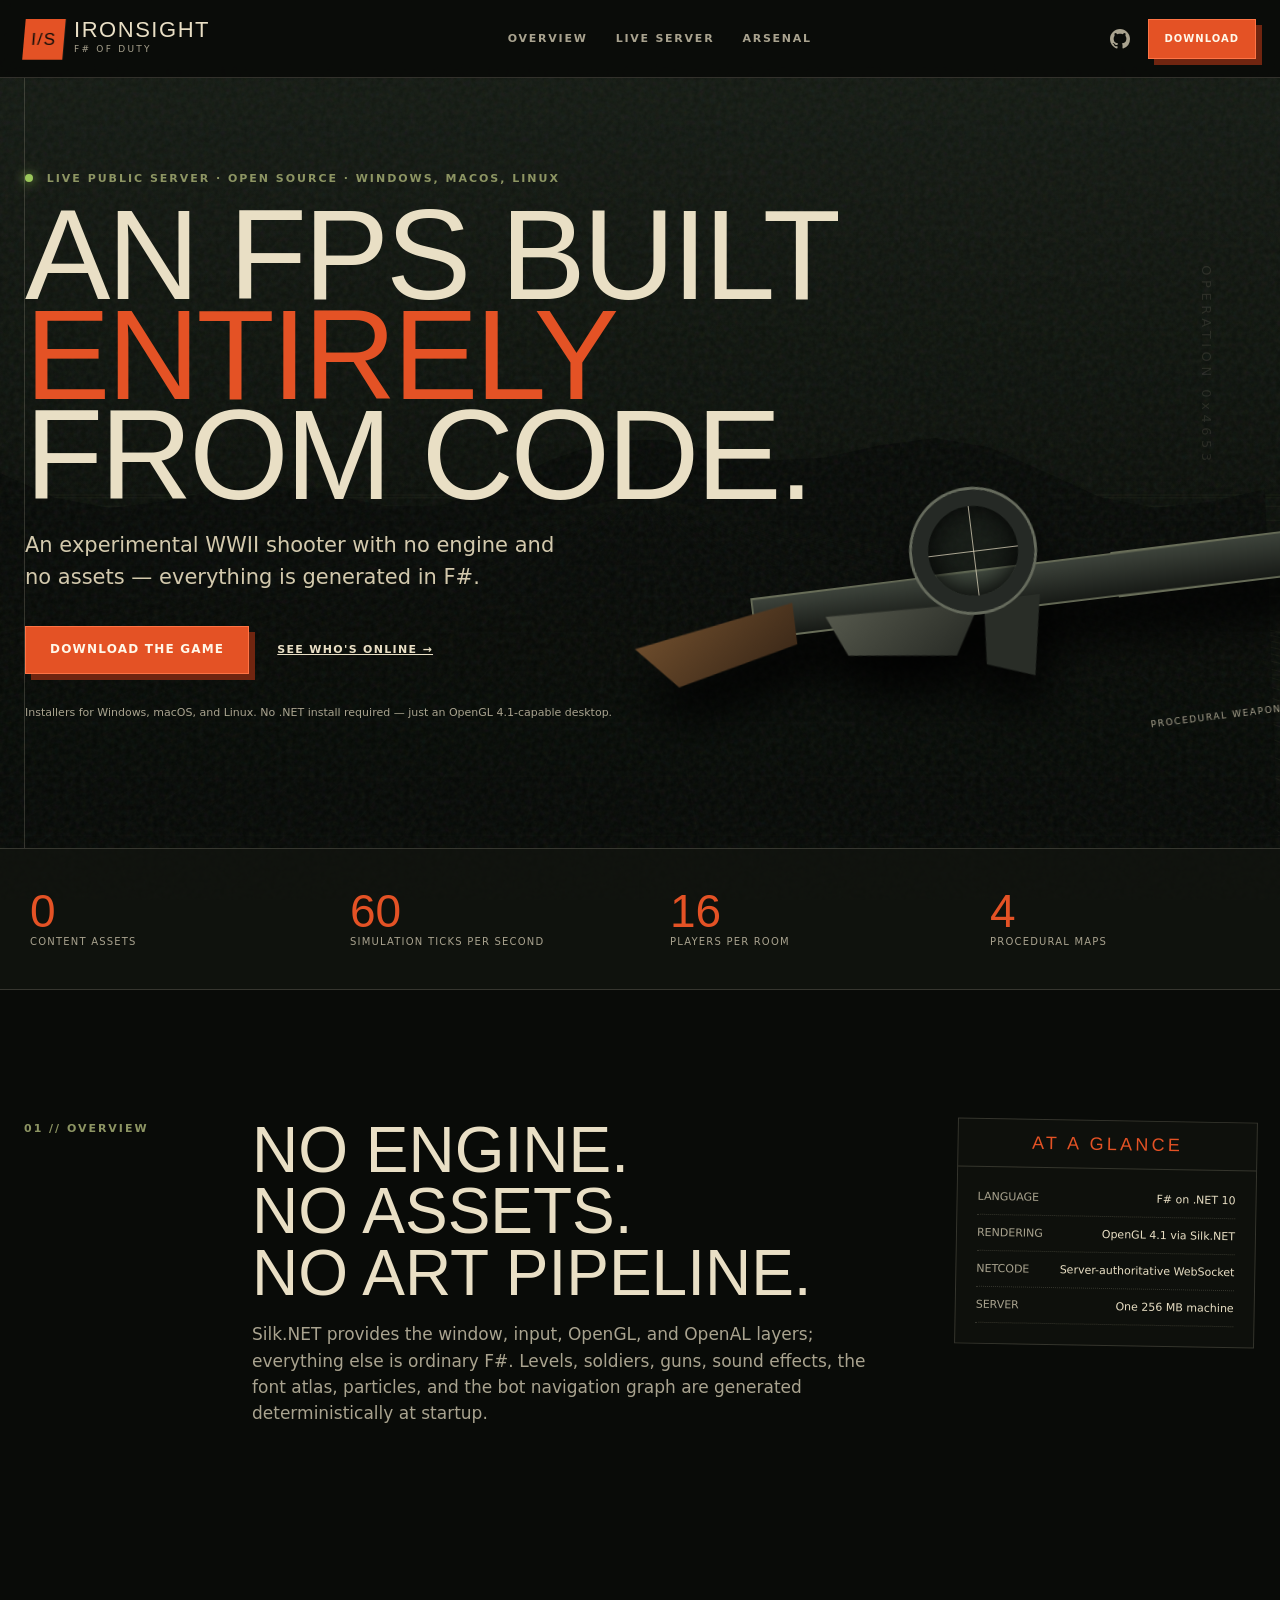
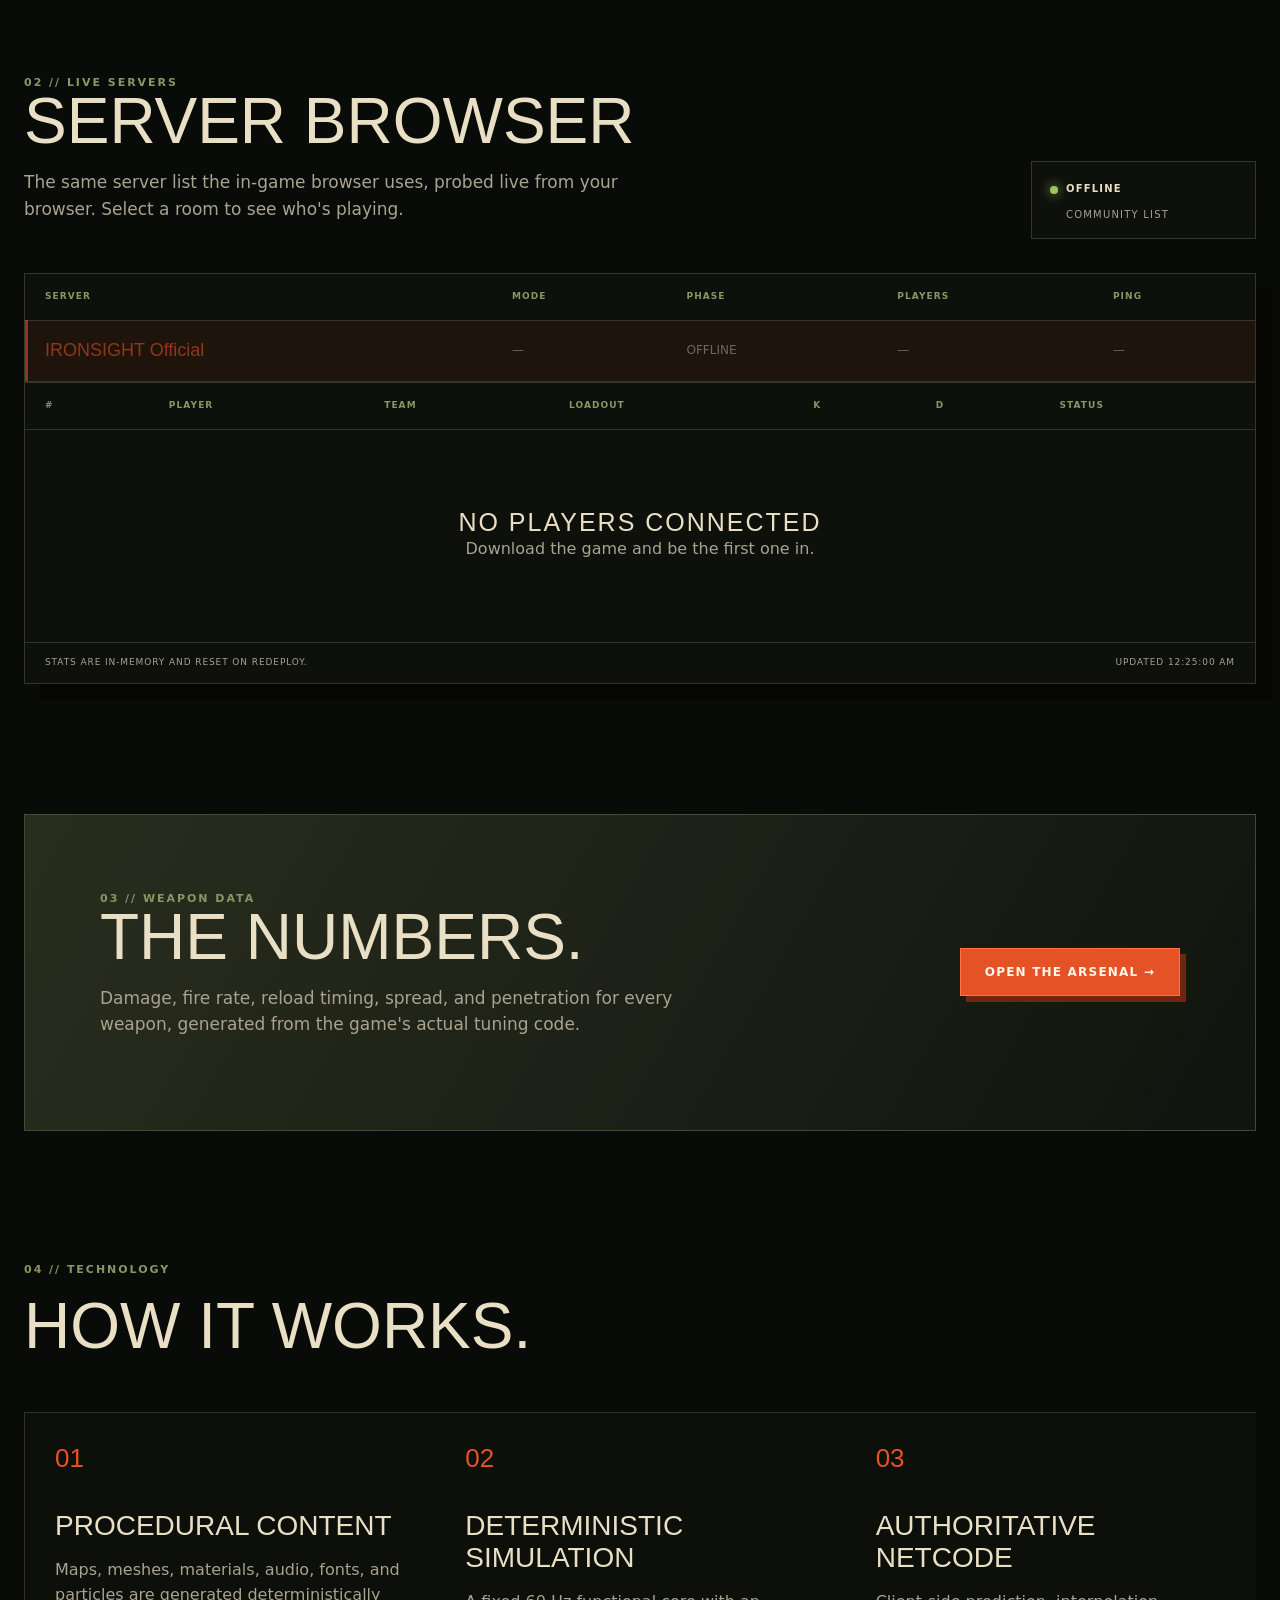
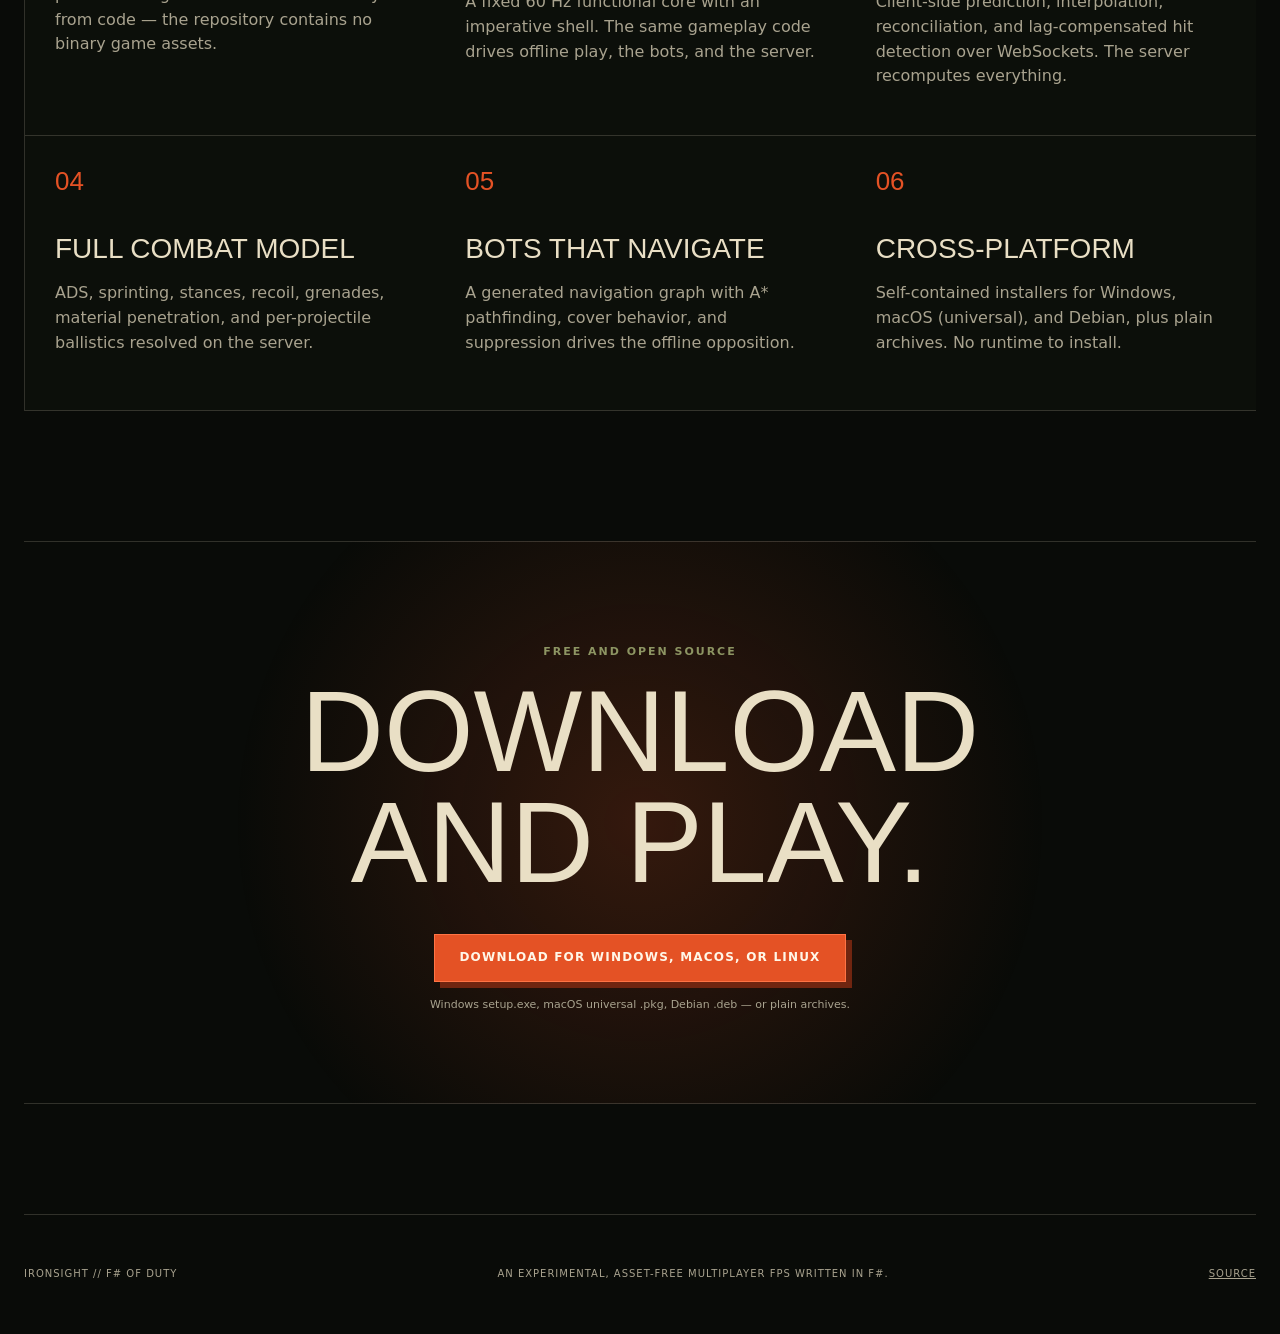
<file: website/index.html>
<!doctype html>
<html lang="en">
<head>
  <meta charset="utf-8">
  <meta name="viewport" content="width=device-width, initial-scale=1">
  <meta name="description" content="IRONSIGHT is an asset-free multiplayer WWII FPS written in F#. Every map, weapon, mesh, sound, and font is generated in code.">
  <meta name="theme-color" content="#090b08">
  <meta name="ironsight-api" content="https://fsharp-of-duty.fly.dev">
  <title>IRONSIGHT — an asset-free multiplayer FPS written in F#</title>
  <link rel="canonical" href="https://fsharp-of-duty.fly.dev/">
  <meta property="og:type" content="website">
  <meta property="og:site_name" content="IRONSIGHT">
  <meta property="og:url" content="https://fsharp-of-duty.fly.dev/">
  <meta property="og:title" content="IRONSIGHT — an asset-free multiplayer FPS written in F#">
  <meta property="og:description" content="An experimental WWII shooter with no engine and no assets — every map, weapon, mesh, sound, and font is generated in F#. Free and open source for Windows, macOS, and Linux.">
  <meta property="og:image" content="https://fsharp-of-duty.fly.dev/og.jpg">
  <meta property="og:image:width" content="1200">
  <meta property="og:image:height" content="630">
  <meta property="og:image:alt" content="IRONSIGHT — an FPS built entirely from code">
  <meta name="twitter:card" content="summary_large_image">
  <meta name="ICBM" content="59.422226, 17.916696">
  <link rel="icon" href="favicon.svg" type="image/svg+xml">
  <link rel="stylesheet" href="styles.css">
  <script src="app.js" defer></script>
</head>
<body>
  <canvas id="battlefield" aria-hidden="true"></canvas>
  <div class="noise" aria-hidden="true"></div>

  <header class="site-header">
    <a class="brand" href="#top" aria-label="IRONSIGHT home">
      <span class="brand-mark">I/S</span>
      <span>IRONSIGHT</span>
      <small>F# OF DUTY</small>
    </a>
    <nav aria-label="Main navigation">
      <a href="#intel">Overview</a>
      <a href="#leaderboard">Live server</a>
      <a href="arsenal.html">Arsenal</a>
    </nav>
    <div class="header-actions">
      <a class="github-link" href="https://github.com/HelgeSverre/fsharp-of-duty" aria-label="Source on GitHub"><svg viewBox="0 0 16 16" aria-hidden="true"><path d="M8 0C3.58 0 0 3.58 0 8c0 3.54 2.29 6.53 5.47 7.59.4.07.55-.17.55-.38 0-.19-.01-.82-.01-1.49-2.01.37-2.53-.49-2.69-.94-.09-.23-.48-.94-.82-1.13-.28-.15-.68-.52-.01-.53.63-.01 1.08.58 1.23.82.72 1.21 1.87.87 2.33.66.07-.52.28-.87.51-1.07-1.78-.2-3.64-.89-3.64-3.95 0-.87.31-1.59.82-2.15-.08-.2-.36-1.02.08-2.12 0 0 .67-.21 2.2.82.64-.18 1.32-.27 2-.27s1.36.09 2 .27c1.53-1.04 2.2-.82 2.2-.82.44 1.1.16 1.92.08 2.12.51.56.82 1.27.82 2.15 0 3.07-1.87 3.75-3.65 3.95.29.25.54.73.54 1.48 0 1.07-.01 1.93-.01 2.2 0 .21.15.46.55.38A8.01 8.01 0 0 0 16 8c0-4.42-3.58-8-8-8z"/></svg></a>
      <a class="button button-small" href="https://github.com/HelgeSverre/fsharp-of-duty/releases/latest">Download</a>
    </div>
  </header>

  <main id="top">
    <section class="hero shell">
      <div class="eyebrow"><span class="live-dot"></span> Live public server · open source · Windows, macOS, Linux</div>
      <h1>An FPS built<br><em>entirely</em><br>from code.</h1>
      <p class="hero-copy">An experimental WWII shooter with no engine and no assets —
        everything is generated in F#.</p>
      <div class="hero-actions">
        <a class="button" href="https://github.com/HelgeSverre/fsharp-of-duty/releases/latest">Download the game</a>
        <a class="text-link" href="#leaderboard">See who's online →</a>
      </div>
      <p class="fine-print">Installers for Windows, macOS, and Linux. No .NET install required — just an OpenGL 4.1-capable desktop.</p>

      <div class="hero-object" aria-hidden="true">
        <div class="scope-ring"><div class="crosshair"></div></div>
        <div class="rifle">
          <i class="barrel"></i><i class="receiver"></i><i class="stock"></i><i class="mag"></i>
        </div>
        <span class="object-label">PROCEDURAL WEAPON MODEL</span>
      </div>
    </section>

    <section class="ticker" aria-label="Project statistics">
      <div><strong>0</strong><span>content assets</span></div>
      <div><strong>60</strong><span>simulation ticks per second</span></div>
      <div><strong>16</strong><span>players per room</span></div>
      <div><strong>4</strong><span>procedural maps</span></div>
    </section>

    <section id="intel" class="manifesto shell">
      <div class="section-number">01 // OVERVIEW</div>
      <div>
        <h2>No engine.<br>No assets.<br>No art pipeline.</h2>
        <p>Silk.NET provides the window, input, OpenGL, and OpenAL layers; everything
          else is ordinary F#. Levels, soldiers, guns, sound effects, the font atlas,
          particles, and the bot navigation graph are generated deterministically at startup.</p>
      </div>
      <aside class="classified">
        <span>AT A GLANCE</span>
        <dl>
          <div><dt>Language</dt><dd>F# on .NET 10</dd></div>
          <div><dt>Rendering</dt><dd>OpenGL 4.1 via Silk.NET</dd></div>
          <div><dt>Netcode</dt><dd>Server-authoritative WebSocket</dd></div>
          <div><dt>Server</dt><dd>One 256 MB machine</dd></div>
        </dl>
      </aside>
    </section>

    <section id="leaderboard" class="war-room shell">
      <div class="section-heading">
        <div>
          <div class="section-number">02 // LIVE SERVERS</div>
          <h2>Server browser</h2>
          <p>The same server list the in-game browser uses, probed live from your browser.
            Select a room to see who's playing.</p>
        </div>
        <div class="server-badge"><span class="live-dot"></span><b id="server-status">CONNECTING</b><small>COMMUNITY LIST</small></div>
      </div>

      <div class="leaderboard-frame">
        <div class="table-wrap">
          <table>
            <thead><tr><th>Server</th><th>Mode</th><th>Phase</th><th>Players</th><th>Ping</th></tr></thead>
            <tbody id="server-body"></tbody>
          </table>
        </div>
        <div class="table-wrap">
          <table>
            <thead><tr><th>#</th><th>Player</th><th>Team</th><th>Loadout</th><th>K</th><th>D</th><th>Status</th></tr></thead>
            <tbody id="leaderboard-body"></tbody>
          </table>
          <div id="empty-state" class="empty-state">
            <strong>NO PLAYERS CONNECTED</strong>
            <span>Download the game and be the first one in.</span>
          </div>
        </div>
        <footer><span>Stats are in-memory and reset on redeploy.</span><span id="last-updated">Awaiting first update</span></footer>
      </div>
    </section>

    <section class="arsenal-callout shell">
      <div>
        <div class="section-number">03 // WEAPON DATA</div>
        <h2>The numbers.</h2>
        <p>Damage, fire rate, reload timing, spread, and penetration for every
          weapon, generated from the game's actual tuning code.</p>
      </div>
      <a class="button" href="arsenal.html">Open the arsenal →</a>
    </section>

    <section id="features" class="features shell">
      <div class="section-number">04 // TECHNOLOGY</div>
      <h2>How it works.</h2>
      <div class="feature-grid">
        <article><b>01</b><h3>Procedural content</h3><p>Maps, meshes, materials, audio, fonts, and particles are generated deterministically from code — the repository contains no binary game assets.</p></article>
        <article><b>02</b><h3>Deterministic simulation</h3><p>A fixed 60 Hz functional core with an imperative shell. The same gameplay code drives offline play, the bots, and the server.</p></article>
        <article><b>03</b><h3>Authoritative netcode</h3><p>Client-side prediction, interpolation, reconciliation, and lag-compensated hit detection over WebSockets. The server recomputes everything.</p></article>
        <article><b>04</b><h3>Full combat model</h3><p>ADS, sprinting, stances, recoil, grenades, material penetration, and per-projectile ballistics resolved on the server.</p></article>
        <article><b>05</b><h3>Bots that navigate</h3><p>A generated navigation graph with A* pathfinding, cover behavior, and suppression drives the offline opposition.</p></article>
        <article><b>06</b><h3>Cross-platform</h3><p>Self-contained installers for Windows, macOS (universal), and Debian, plus plain archives. No runtime to install.</p></article>
      </div>
    </section>

    <section class="cta shell">
      <p class="eyebrow">FREE AND OPEN SOURCE</p>
      <h2>Download<br>and play.</h2>
      <a class="button" href="https://github.com/HelgeSverre/fsharp-of-duty/releases/latest">Download for Windows, macOS, or Linux</a>
      <p class="fine-print">Windows setup.exe, macOS universal .pkg, Debian .deb — or plain archives.</p>
    </section>
  </main>

  <footer class="site-footer shell">
    <span>IRONSIGHT // F# OF DUTY</span>
    <span>An experimental, asset-free multiplayer FPS written in F#.</span>
    <a href="https://github.com/HelgeSverre/fsharp-of-duty">SOURCE</a>
  </footer>
</body>
</html>
</file>
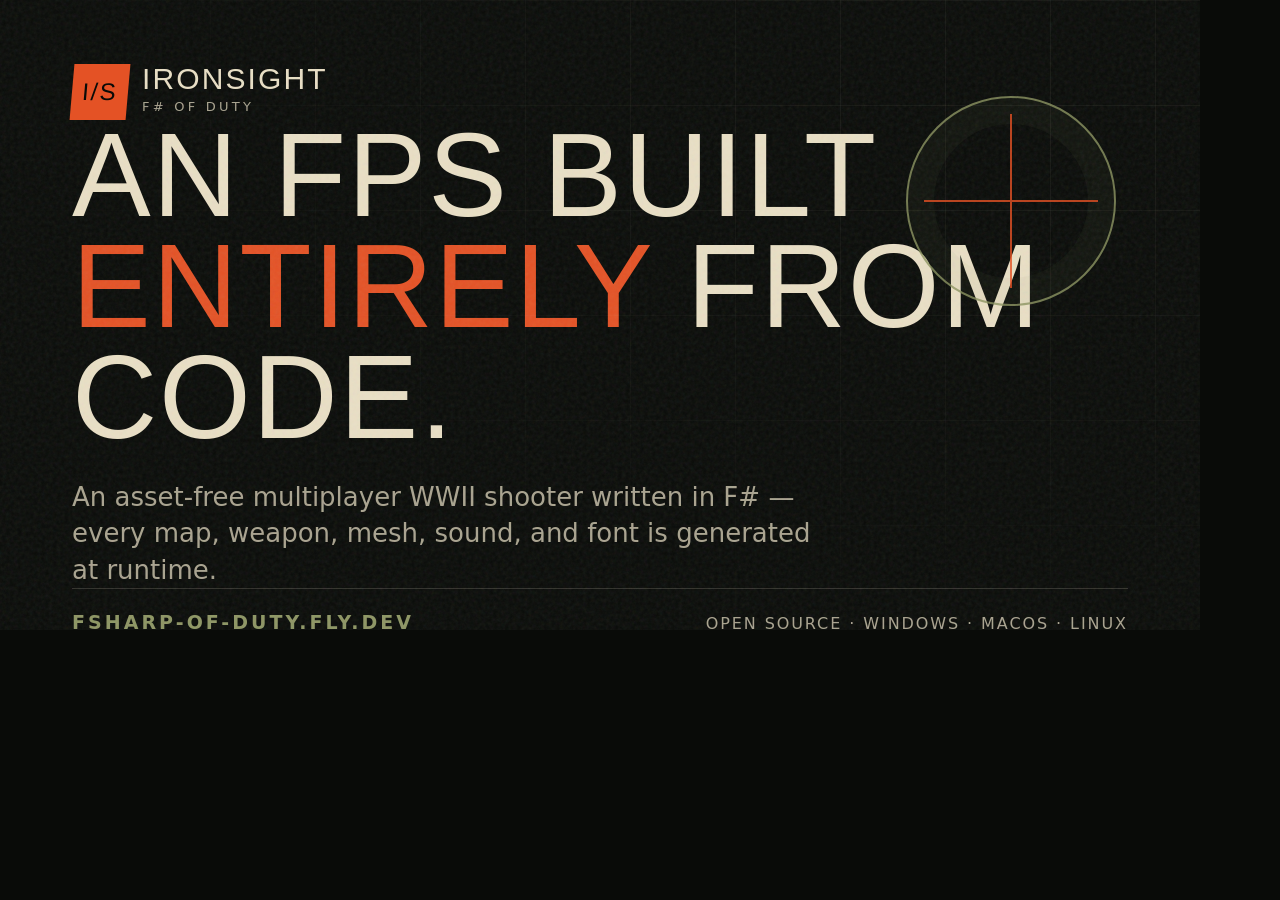
<file: tools/og-card.html>
<!doctype html>
<!-- Source for website/og.png. Regenerate: open in a 1200x630 browser window
     and screenshot (or ask Claude to redo it). Not served by the site. -->
<html lang="en">
<head>
<meta charset="utf-8">
<style>
  :root {
    --ink: #090b08;
    --paper: #e9dfc5;
    --muted: #a9a38f;
    --olive: #8d9563;
    --signal: #e45225;
    --line: rgba(233, 223, 197, .18);
    --display: Impact, Haettenschweiler, "Arial Narrow Bold", sans-serif;
    --body: Inter, ui-sans-serif, system-ui, sans-serif;
  }
  * { margin: 0; box-sizing: border-box; }
  body {
    width: 1200px; height: 630px; overflow: hidden; position: relative;
    background: var(--ink); color: var(--paper); font-family: var(--body);
    padding: 64px 72px; display: flex; flex-direction: column; justify-content: space-between;
  }
  .noise {
    position: absolute; inset: 0; pointer-events: none; opacity: .12;
    background-image: url("data:image/svg+xml,%3Csvg viewBox='0 0 180 180' xmlns='http://www.w3.org/2000/svg'%3E%3Cfilter id='n'%3E%3CfeTurbulence type='fractalNoise' baseFrequency='.9' numOctaves='4' stitchTiles='stitch'/%3E%3C/filter%3E%3Crect width='100%25' height='100%25' filter='url(%23n)' opacity='.7'/%3E%3C/svg%3E");
  }
  .grid {
    position: absolute; inset: 0; opacity: .35;
    background:
      linear-gradient(var(--line) 1px, transparent 1px) 0 0 / 100% 105px,
      linear-gradient(90deg, var(--line) 1px, transparent 1px) 0 0 / 105px 100%;
    mask-image: radial-gradient(ellipse at 85% 20%, black, transparent 75%);
  }
  .brand { display: grid; grid-template-columns: 56px auto; column-gap: 14px; font: 30px/1 var(--display); letter-spacing: .07em; }
  .brand-mark {
    grid-row: 1 / 3; width: 56px; height: 56px; display: grid; place-items: center;
    color: var(--ink); background: var(--signal); transform: skew(-5deg); font-size: 24px;
  }
  .brand small { color: var(--muted); font: 13px/1.4 var(--body); letter-spacing: .25em; }
  h1 { font: 118px/0.94 var(--display); letter-spacing: .015em; text-transform: uppercase; }
  h1 em { font-style: normal; color: var(--signal); }
  .sub { margin-top: 26px; font-size: 26px; color: var(--muted); max-width: 760px; line-height: 1.4; }
  .foot { display: flex; justify-content: space-between; align-items: flex-end; border-top: 1px solid var(--line); padding-top: 22px; }
  .foot .url { color: var(--olive); font-size: 19px; font-weight: 900; letter-spacing: .16em; text-transform: uppercase; }
  .foot .tags { color: var(--muted); font-size: 16px; letter-spacing: .12em; text-transform: uppercase; }
  .scope {
    position: absolute; right: 84px; top: 96px; width: 210px; height: 210px;
    border: 2px solid var(--olive); border-radius: 50%; opacity: .8;
    box-shadow: inset 0 0 0 26px rgba(141, 149, 99, .08);
  }
  .scope::before, .scope::after { content: ""; position: absolute; background: var(--signal); }
  .scope::before { left: 50%; top: 8%; bottom: 8%; width: 2px; transform: translateX(-50%); }
  .scope::after { top: 50%; left: 8%; right: 8%; height: 2px; transform: translateY(-50%); }
</style>
</head>
<body>
  <div class="grid"></div>
  <div class="noise"></div>
  <div class="scope"></div>
  <div class="brand">
    <span class="brand-mark">I/S</span>
    <span>IRONSIGHT</span>
    <small>F# OF DUTY</small>
  </div>
  <div>
    <h1>An FPS built<br><em>entirely</em> from code.</h1>
    <p class="sub">An asset-free multiplayer WWII shooter written in F# — every map, weapon, mesh, sound, and font is generated at runtime.</p>
  </div>
  <div class="foot">
    <span class="url">fsharp-of-duty.fly.dev</span>
    <span class="tags">Open source · Windows · macOS · Linux</span>
  </div>
</body>
</html>
</file>
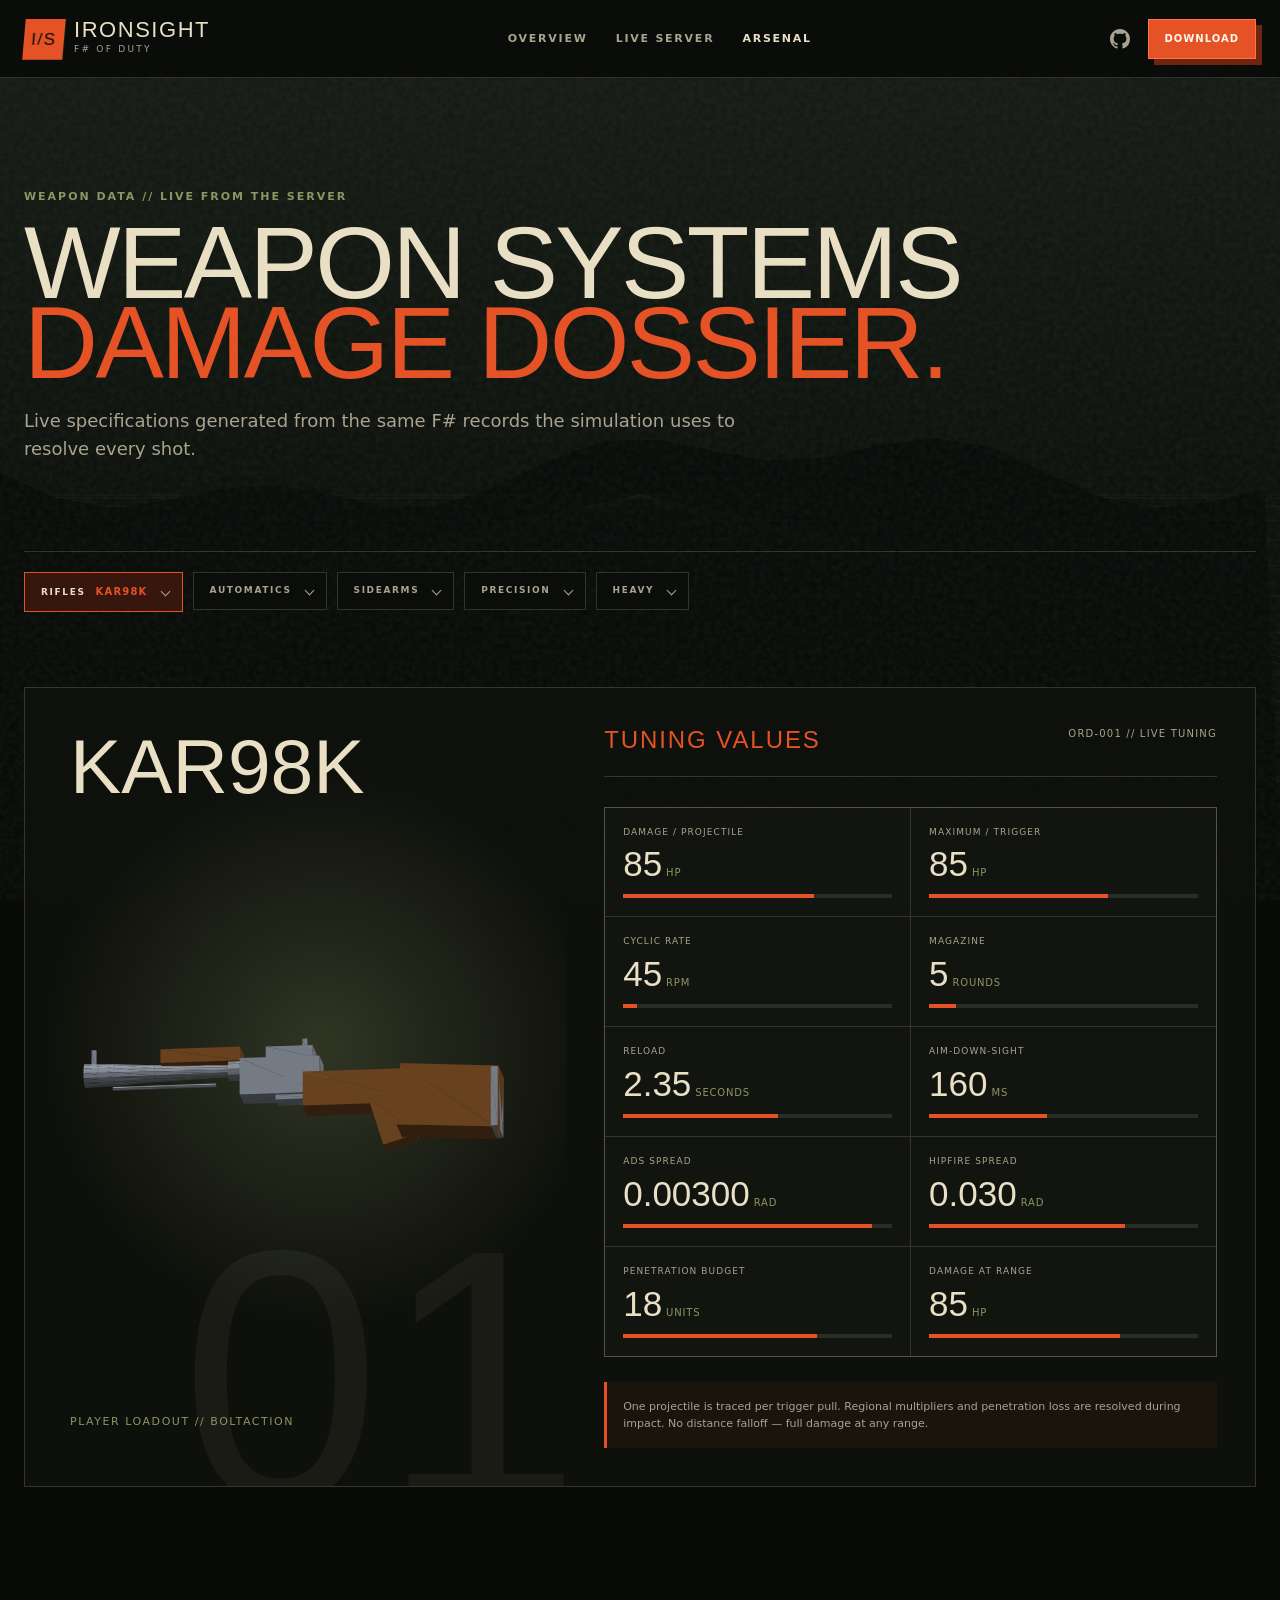
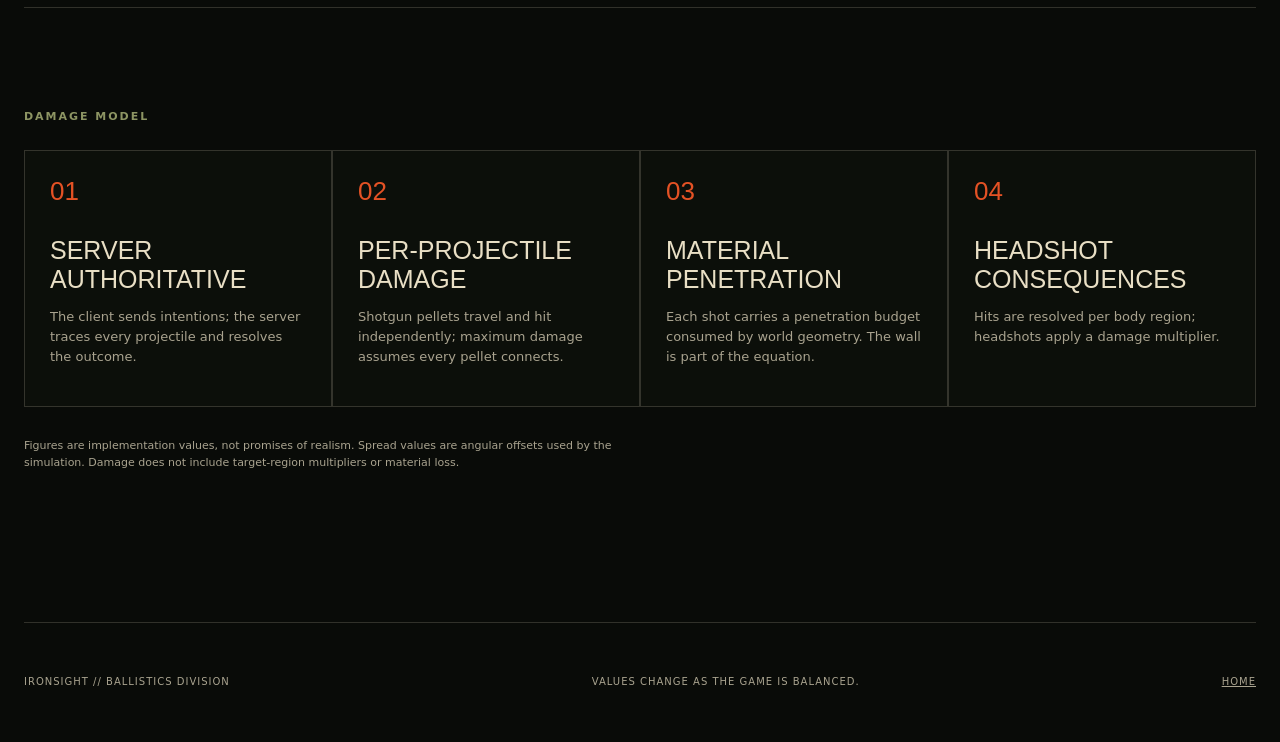
<file: website/arsenal.html>
<!doctype html>
<html lang="en">
<head>
  <meta charset="utf-8">
  <meta name="viewport" content="width=device-width, initial-scale=1">
  <meta name="description" content="The real damage model and weapon statistics powering IRONSIGHT.">
  <meta name="theme-color" content="#090b08">
  <meta name="ironsight-api" content="https://fsharp-of-duty.fly.dev">
  <title>IRONSIGHT Arsenal — live weapon statistics</title>
  <link rel="canonical" href="https://fsharp-of-duty.fly.dev/arsenal.html">
  <meta property="og:type" content="website">
  <meta property="og:site_name" content="IRONSIGHT">
  <meta property="og:url" content="https://fsharp-of-duty.fly.dev/arsenal.html">
  <meta property="og:title" content="IRONSIGHT Arsenal — live weapon statistics">
  <meta property="og:description" content="The real damage model and weapon statistics powering IRONSIGHT, generated from the game's actual tuning code.">
  <meta property="og:image" content="https://fsharp-of-duty.fly.dev/og.jpg">
  <meta property="og:image:width" content="1200">
  <meta property="og:image:height" content="630">
  <meta property="og:image:alt" content="IRONSIGHT — an FPS built entirely from code">
  <meta name="twitter:card" content="summary_large_image">
  <meta name="ICBM" content="59.422226, 17.916696">
  <link rel="icon" href="favicon.svg" type="image/svg+xml">
  <link rel="stylesheet" href="styles.css">
  <script src="app.js" defer></script>
  <script id="arsenal-fallback" type="application/json">
    {"generatedFrom":"Bundled snapshot of Ironsight.Core.Tuning (offline mode)","weapons":[
      {"name":"Kar98k","kind":"Rifle","fireMode":"BoltAction","damagePerProjectile":85,"projectilesPerShot":1,"maximumDamagePerShot":85,"roundsPerMinute":45,"magazineSize":5,"reloadSeconds":2.35,"aimDownSightSeconds":0.16,"hipSpread":0.03,"aimDownSightSpread":0.003,"penetration":18,"falloffStartMetres":0,"falloffEndMetres":0,"minimumDamagePerProjectile":85,"availability":"Player loadout","category":"RIFLES"},
      {"name":"Thompson","kind":"Smg","fireMode":"FullAuto","damagePerProjectile":28,"projectilesPerShot":1,"maximumDamagePerShot":28,"roundsPerMinute":700,"magazineSize":30,"reloadSeconds":2.15,"aimDownSightSeconds":0.12,"hipSpread":0.055,"aimDownSightSpread":0.012,"penetration":8,"falloffStartMetres":15,"falloffEndMetres":40,"minimumDamagePerProjectile":18.199999,"availability":"Player loadout","category":"AUTOMATICS"},
      {"name":"M1911","kind":"Pistol","fireMode":"SemiAuto","damagePerProjectile":42,"projectilesPerShot":1,"maximumDamagePerShot":42,"roundsPerMinute":360,"magazineSize":7,"reloadSeconds":1.6,"aimDownSightSeconds":0.1,"hipSpread":0.048,"aimDownSightSpread":0.01,"penetration":5,"falloffStartMetres":12,"falloffEndMetres":35,"minimumDamagePerProjectile":21,"availability":"Player loadout","category":"SIDEARMS"},
      {"name":"Kar98k Sniper","kind":"SniperRifle","fireMode":"BoltAction","damagePerProjectile":120,"projectilesPerShot":1,"maximumDamagePerShot":120,"roundsPerMinute":38,"magazineSize":5,"reloadSeconds":2.7,"aimDownSightSeconds":0.18,"hipSpread":0.05,"aimDownSightSpread":0.00045,"penetration":24,"falloffStartMetres":0,"falloffEndMetres":0,"minimumDamagePerProjectile":120,"availability":"Player loadout","category":"PRECISION"},
      {"name":"M1897 Trench Gun","kind":"Shotgun","fireMode":"BoltAction","damagePerProjectile":16,"projectilesPerShot":8,"maximumDamagePerShot":128,"roundsPerMinute":72,"magazineSize":5,"reloadSeconds":1.45,"aimDownSightSeconds":0.14,"hipSpread":0.105,"aimDownSightSpread":0.045,"penetration":2,"falloffStartMetres":8,"falloffEndMetres":22,"minimumDamagePerProjectile":5.6,"availability":"Player loadout","category":"HEAVY"},
      {"name":"M1 Garand","kind":"Rifle","fireMode":"SemiAuto","damagePerProjectile":58,"projectilesPerShot":1,"maximumDamagePerShot":58,"roundsPerMinute":300,"magazineSize":8,"reloadSeconds":1.9,"aimDownSightSeconds":0.15,"hipSpread":0.035,"aimDownSightSpread":0.004,"penetration":16,"falloffStartMetres":0,"falloffEndMetres":0,"minimumDamagePerProjectile":58,"availability":"Player loadout","category":"RIFLES"},
      {"name":"STG-44","kind":"Rifle","fireMode":"FullAuto","damagePerProjectile":40,"projectilesPerShot":1,"maximumDamagePerShot":40,"roundsPerMinute":550,"magazineSize":30,"reloadSeconds":2.6,"aimDownSightSeconds":0.16,"hipSpread":0.05,"aimDownSightSpread":0.008,"penetration":12,"falloffStartMetres":0,"falloffEndMetres":0,"minimumDamagePerProjectile":40,"availability":"Player loadout","category":"AUTOMATICS"},
      {"name":"MP40","kind":"Smg","fireMode":"FullAuto","damagePerProjectile":25,"projectilesPerShot":1,"maximumDamagePerShot":25,"roundsPerMinute":520,"magazineSize":32,"reloadSeconds":2.3,"aimDownSightSeconds":0.12,"hipSpread":0.05,"aimDownSightSpread":0.011,"penetration":7,"falloffStartMetres":15,"falloffEndMetres":40,"minimumDamagePerProjectile":16.25,"availability":"Player loadout","category":"AUTOMATICS"},
      {"name":"Lee-Enfield","kind":"Rifle","fireMode":"BoltAction","damagePerProjectile":80,"projectilesPerShot":1,"maximumDamagePerShot":80,"roundsPerMinute":60,"magazineSize":10,"reloadSeconds":2.6,"aimDownSightSeconds":0.16,"hipSpread":0.032,"aimDownSightSpread":0.0035,"penetration":17,"falloffStartMetres":0,"falloffEndMetres":0,"minimumDamagePerProjectile":80,"availability":"Player loadout","category":"RIFLES"},
      {"name":"FG42","kind":"SniperRifle","fireMode":"FullAuto","damagePerProjectile":42,"projectilesPerShot":1,"maximumDamagePerShot":42,"roundsPerMinute":450,"magazineSize":20,"reloadSeconds":2.9,"aimDownSightSeconds":0.2,"hipSpread":0.07,"aimDownSightSpread":0.004,"penetration":15,"falloffStartMetres":0,"falloffEndMetres":0,"minimumDamagePerProjectile":42,"availability":"Player loadout","category":"PRECISION"},
      {"name":"BAR","kind":"MachineGun","fireMode":"FullAuto","damagePerProjectile":45,"projectilesPerShot":1,"maximumDamagePerShot":45,"roundsPerMinute":500,"magazineSize":20,"reloadSeconds":3.4,"aimDownSightSeconds":0.22,"hipSpread":0.075,"aimDownSightSpread":0.02,"penetration":14,"falloffStartMetres":0,"falloffEndMetres":0,"minimumDamagePerProjectile":45,"availability":"Player loadout","category":"HEAVY"},
      {"name":"Luger P08","kind":"Pistol","fireMode":"SemiAuto","damagePerProjectile":34,"projectilesPerShot":1,"maximumDamagePerShot":34,"roundsPerMinute":480,"magazineSize":8,"reloadSeconds":1.5,"aimDownSightSeconds":0.09,"hipSpread":0.038,"aimDownSightSpread":0.0045,"penetration":4,"falloffStartMetres":12,"falloffEndMetres":35,"minimumDamagePerProjectile":17,"availability":"Player loadout","category":"SIDEARMS"},
      {"name":"M134 Minigun","kind":"MachineGun","fireMode":"FullAuto","damagePerProjectile":10,"projectilesPerShot":1,"maximumDamagePerShot":10,"roundsPerMinute":3600,"magazineSize":300,"reloadSeconds":6,"aimDownSightSeconds":0.34,"hipSpread":0.072,"aimDownSightSpread":0.03,"penetration":16,"falloffStartMetres":0,"falloffEndMetres":0,"minimumDamagePerProjectile":10,"availability":"Player loadout","category":"HEAVY"},
      {"name":"Bow","kind":"Rifle","fireMode":"SemiAuto","damagePerProjectile":120,"projectilesPerShot":1,"maximumDamagePerShot":120,"roundsPerMinute":150,"magazineSize":12,"reloadSeconds":1.8,"aimDownSightSeconds":0.14,"hipSpread":0.042,"aimDownSightSpread":0.003,"penetration":0,"falloffStartMetres":0,"falloffEndMetres":0,"minimumDamagePerProjectile":42,"availability":"Player loadout","category":"PRECISION"},
      {"name":"Katana","kind":"Rifle","fireMode":"SemiAuto","damagePerProjectile":110,"projectilesPerShot":1,"maximumDamagePerShot":110,"roundsPerMinute":150,"magazineSize":1,"reloadSeconds":0.5,"aimDownSightSeconds":0.08,"hipSpread":0,"aimDownSightSpread":0,"penetration":0,"falloffStartMetres":0,"falloffEndMetres":0,"minimumDamagePerProjectile":110,"availability":"Player loadout","category":"SIDEARMS"},
      {"name":"Paintball Marker","kind":"Rifle","fireMode":"SemiAuto","damagePerProjectile":200,"projectilesPerShot":1,"maximumDamagePerShot":200,"roundsPerMinute":300,"magazineSize":20,"reloadSeconds":2.5,"aimDownSightSeconds":0.13,"hipSpread":0.032,"aimDownSightSpread":0.005,"penetration":0,"falloffStartMetres":0,"falloffEndMetres":0,"minimumDamagePerProjectile":200,"availability":"Player loadout","category":"HEAVY"},
      {"name":"Nerf Blaster","kind":"Rifle","fireMode":"SemiAuto","damagePerProjectile":200,"projectilesPerShot":1,"maximumDamagePerShot":200,"roundsPerMinute":240,"magazineSize":12,"reloadSeconds":2.2,"aimDownSightSeconds":0.11,"hipSpread":0.038,"aimDownSightSpread":0.007,"penetration":0,"falloffStartMetres":0,"falloffEndMetres":0,"minimumDamagePerProjectile":200,"availability":"Player loadout","category":"HEAVY"},
      {"name":"Bazooka","kind":"MachineGun","fireMode":"BoltAction","damagePerProjectile":250,"projectilesPerShot":1,"maximumDamagePerShot":250,"roundsPerMinute":17,"magazineSize":1,"reloadSeconds":3.5,"aimDownSightSeconds":0.3,"hipSpread":0.02,"aimDownSightSpread":0.002,"penetration":0,"falloffStartMetres":0,"falloffEndMetres":0,"minimumDamagePerProjectile":250,"availability":"Player loadout","category":"HEAVY"},
      {"name":"Flamethrower","kind":"Rifle","fireMode":"FullAuto","damagePerProjectile":3,"projectilesPerShot":1,"maximumDamagePerShot":3,"roundsPerMinute":600,"magazineSize":120,"reloadSeconds":4,"aimDownSightSeconds":0.16,"hipSpread":0.018,"aimDownSightSpread":0.006,"penetration":0,"falloffStartMetres":0,"falloffEndMetres":0,"minimumDamagePerProjectile":3,"availability":"Player loadout","category":"HEAVY"},
      {"name":"Super Soaker","kind":"Rifle","fireMode":"FullAuto","damagePerProjectile":0.75,"projectilesPerShot":1,"maximumDamagePerShot":0.75,"roundsPerMinute":600,"magazineSize":300,"reloadSeconds":4,"aimDownSightSeconds":0.12,"hipSpread":0.025,"aimDownSightSpread":0.008,"penetration":0,"falloffStartMetres":0,"falloffEndMetres":0,"minimumDamagePerProjectile":0.75,"availability":"Player loadout","category":"HEAVY"},
      {"name":"Nailgun","kind":"Rifle","fireMode":"SemiAuto","damagePerProjectile":66,"projectilesPerShot":1,"maximumDamagePerShot":66,"roundsPerMinute":180,"magazineSize":30,"reloadSeconds":2.7,"aimDownSightSeconds":0.14,"hipSpread":0.026,"aimDownSightSpread":0.004,"penetration":0,"falloffStartMetres":0,"falloffEndMetres":0,"minimumDamagePerProjectile":66,"availability":"Player loadout","category":"HEAVY"},
      {"name":"Harpoon Gun","kind":"MachineGun","fireMode":"BoltAction","damagePerProjectile":200,"projectilesPerShot":1,"maximumDamagePerShot":200,"roundsPerMinute":45,"magazineSize":1,"reloadSeconds":2.8,"aimDownSightSeconds":0.24,"hipSpread":0.018,"aimDownSightSpread":0.002,"penetration":0,"falloffStartMetres":0,"falloffEndMetres":0,"minimumDamagePerProjectile":200,"availability":"Player loadout","category":"HEAVY"},
      {"name":"Laser Pointer","kind":"Pistol","fireMode":"FullAuto","damagePerProjectile":20,"projectilesPerShot":1,"maximumDamagePerShot":20,"roundsPerMinute":300,"magazineSize":300,"reloadSeconds":2,"aimDownSightSeconds":0.08,"hipSpread":0,"aimDownSightSpread":0,"penetration":0,"falloffStartMetres":12,"falloffEndMetres":35,"minimumDamagePerProjectile":10,"availability":"Player loadout","category":"HEAVY"},
      {"name":"M4A1","kind":"Rifle","fireMode":"FullAuto","damagePerProjectile":32,"projectilesPerShot":1,"maximumDamagePerShot":32,"roundsPerMinute":800,"magazineSize":30,"reloadSeconds":2.1,"aimDownSightSeconds":0.12,"hipSpread":0.05,"aimDownSightSpread":0.0075,"penetration":11,"falloffStartMetres":0,"falloffEndMetres":0,"minimumDamagePerProjectile":32,"availability":"Player loadout","category":"AUTOMATICS"},
      {"name":"MG42","kind":"MachineGun","fireMode":"FullAuto","damagePerProjectile":30,"projectilesPerShot":1,"maximumDamagePerShot":30,"roundsPerMinute":900,"magazineSize":50,"reloadSeconds":4.15,"aimDownSightSeconds":0.18,"hipSpread":0.065,"aimDownSightSpread":0.025,"penetration":12,"falloffStartMetres":0,"falloffEndMetres":0,"minimumDamagePerProjectile":30,"availability":"Mounted weapon","category":"HEAVY"}
    ]}
  </script>
</head>
<body class="arsenal-page">
  <canvas id="battlefield" aria-hidden="true"></canvas>
  <div class="noise" aria-hidden="true"></div>
  <header class="site-header">
    <a class="brand" href="index.html" aria-label="IRONSIGHT home"><span class="brand-mark">I/S</span><span>IRONSIGHT</span><small>F# OF DUTY</small></a>
    <nav aria-label="Main navigation"><a href="index.html#intel">Overview</a><a href="index.html#leaderboard">Live server</a><a class="active" href="arsenal.html">Arsenal</a></nav>
    <div class="header-actions">
      <a class="github-link" href="https://github.com/HelgeSverre/fsharp-of-duty" aria-label="Source on GitHub"><svg viewBox="0 0 16 16" aria-hidden="true"><path d="M8 0C3.58 0 0 3.58 0 8c0 3.54 2.29 6.53 5.47 7.59.4.07.55-.17.55-.38 0-.19-.01-.82-.01-1.49-2.01.37-2.53-.49-2.69-.94-.09-.23-.48-.94-.82-1.13-.28-.15-.68-.52-.01-.53.63-.01 1.08.58 1.23.82.72 1.21 1.87.87 2.33.66.07-.52.28-.87.51-1.07-1.78-.2-3.64-.89-3.64-3.95 0-.87.31-1.59.82-2.15-.08-.2-.36-1.02.08-2.12 0 0 .67-.21 2.2.82.64-.18 1.32-.27 2-.27s1.36.09 2 .27c1.53-1.04 2.2-.82 2.2-.82.44 1.1.16 1.92.08 2.12.51.56.82 1.27.82 2.15 0 3.07-1.87 3.75-3.65 3.95.29.25.54.73.54 1.48 0 1.07-.01 1.93-.01 2.2 0 .21.15.46.55.38A8.01 8.01 0 0 0 16 8c0-4.42-3.58-8-8-8z"/></svg></a>
      <a class="button button-small" href="https://github.com/HelgeSverre/fsharp-of-duty/releases/latest">Download</a>
    </div>
  </header>

  <main>
    <section class="arsenal-hero shell">
      <div class="eyebrow">WEAPON DATA // LIVE FROM THE SERVER</div>
      <h1>Weapon systems<br><em>damage dossier.</em></h1>
      <p>Live specifications generated from the same F# records the simulation
        uses to resolve every shot.</p>
    </section>

    <section class="arsenal-controls shell" aria-label="Arsenal controls">
      <div class="weapon-tabs" id="weapon-tabs" role="tablist" aria-label="Weapon selection"></div>
    </section>

    <section class="weapon-dossier shell" id="weapon-dossier" aria-live="polite">
      <div class="dossier-loading">LOADING WEAPON DATA…</div>
    </section>

    <section class="damage-doctrine shell">
      <div class="section-number">DAMAGE MODEL</div>
      <div class="doctrine-grid">
        <article><b>01</b><h2>Server authoritative</h2><p>The client sends intentions; the server traces every projectile and resolves the outcome.</p></article>
        <article><b>02</b><h2>Per-projectile damage</h2><p>Shotgun pellets travel and hit independently; maximum damage assumes every pellet connects.</p></article>
        <article><b>03</b><h2>Material penetration</h2><p>Each shot carries a penetration budget consumed by world geometry. The wall is part of the equation.</p></article>
        <article><b>04</b><h2>Headshot consequences</h2><p>Hits are resolved per body region; headshots apply a damage multiplier.</p></article>
      </div>
      <p class="fine-print">Figures are implementation values, not promises of realism. Spread values are angular offsets used by the simulation. Damage does not include target-region multipliers or material loss.</p>
    </section>
  </main>

  <footer class="site-footer shell"><span>IRONSIGHT // BALLISTICS DIVISION</span><span>Values change as the game is balanced.</span><a href="index.html">HOME</a></footer>
</body>
</html>
</file>
<file: website/styles.css>
:root {
  --ink: #090b08;
  --panel: rgba(15, 18, 13, .88);
  --panel-solid: #12150f;
  --paper: #e9dfc5;
  --muted: #a9a38f;
  --olive: #8d9563;
  --olive-dark: #444b31;
  --signal: #e45225;
  --signal-light: #ff7445;
  --line: rgba(233, 223, 197, .18);
  --display: Impact, Haettenschweiler, "Arial Narrow Bold", sans-serif;
  --body: Inter, ui-sans-serif, system-ui, -apple-system, BlinkMacSystemFont, "Segoe UI", sans-serif;
}

* { box-sizing: border-box; }
[hidden] { display: none !important; }
html { scroll-behavior: smooth; }
body { margin: 0; color: var(--paper); background: var(--ink); font-family: var(--body); line-height: 1.55; overflow-x: hidden; }
a { color: inherit; }
button, input { font: inherit; }
#battlefield { position: fixed; inset: 0; width: 100%; height: 100%; z-index: -3; opacity: .45; }
.noise { position: fixed; inset: 0; z-index: -2; pointer-events: none; opacity: .1; background-image: url("data:image/svg+xml,%3Csvg viewBox='0 0 180 180' xmlns='http://www.w3.org/2000/svg'%3E%3Cfilter id='n'%3E%3CfeTurbulence type='fractalNoise' baseFrequency='.9' numOctaves='4' stitchTiles='stitch'/%3E%3C/filter%3E%3Crect width='100%25' height='100%25' filter='url(%23n)' opacity='.7'/%3E%3C/svg%3E"); }
.shell { width: min(1240px, calc(100% - 48px)); margin-inline: auto; }

.site-header { position: sticky; top: 0; z-index: 20; min-height: 78px; padding: 12px max(24px, calc((100vw - 1240px)/2)); display: flex; align-items: center; justify-content: space-between; gap: 30px; background: rgba(9, 11, 8, .9); border-bottom: 1px solid var(--line); backdrop-filter: blur(15px); }
.brand { display: grid; grid-template-columns: 40px auto; column-gap: 10px; text-decoration: none; font: 22px/1 var(--display); letter-spacing: .07em; }
.brand-mark { grid-row: 1 / 3; width: 40px; height: 40px; display: grid; place-items: center; color: var(--ink); background: var(--signal); transform: skew(-5deg); font-size: 17px; }
.brand small { color: var(--muted); font: 9px/1.2 var(--body); letter-spacing: .25em; }
.site-header nav { display: flex; gap: 28px; }
.site-header nav a { color: var(--muted); text-decoration: none; text-transform: uppercase; font-size: 11px; font-weight: 800; letter-spacing: .16em; }
.site-header nav a:hover, .site-header nav a.active { color: var(--paper); }
.button { display: inline-flex; align-items: center; justify-content: center; min-height: 48px; padding: 0 24px; border: 1px solid var(--signal-light); color: #fff7e8; background: var(--signal); box-shadow: 6px 6px 0 #702510; text-decoration: none; text-transform: uppercase; font-size: 12px; font-weight: 900; letter-spacing: .1em; transition: transform .18s, box-shadow .18s; }
.button:hover { transform: translate(3px, 3px); box-shadow: 3px 3px 0 #702510; }
.button-small { min-height: 40px; padding: 0 16px; font-size: 10px; }
.header-actions { display: flex; align-items: center; gap: 18px; }
.github-link { display: inline-flex; color: var(--muted); }
.github-link:hover { color: var(--paper); }
.github-link svg { width: 20px; height: 20px; fill: currentColor; }
.eyebrow, .section-number { color: var(--olive); font-size: 11px; font-weight: 900; letter-spacing: .18em; text-transform: uppercase; }
.live-dot { display: inline-block; width: 8px; height: 8px; margin-right: 8px; border-radius: 50%; background: #9bc75b; box-shadow: 0 0 12px #9bc75b; animation: pulse 2s infinite; }

.hero { position: relative; min-height: 770px; padding-top: 92px; border-left: 1px solid var(--line); }
.hero::before { content: "OPERATION 0x4653"; position: absolute; right: -50px; top: 280px; color: rgba(233,223,197,.11); font: 13px var(--body); letter-spacing: .35em; transform: rotate(90deg); }
.hero h1, .arsenal-hero h1 { position: relative; z-index: 2; max-width: 820px; margin: 18px 0 24px; font: clamp(74px, 10vw, 148px)/.78 var(--display); letter-spacing: -.025em; text-transform: uppercase; }
.hero h1 em, .arsenal-hero h1 em { color: var(--signal); font-style: normal; }
.hero-copy { position: relative; z-index: 2; max-width: 560px; color: #d3c9ad; font-size: clamp(17px, 2vw, 21px); }
.hero-actions { position: relative; z-index: 2; display: flex; align-items: center; gap: 28px; margin-top: 32px; }
.text-link { color: var(--paper); text-transform: uppercase; font-size: 11px; font-weight: 900; letter-spacing: .12em; }
.fine-print { max-width: 650px; margin-top: 30px; color: var(--muted); font-size: 11px; }
.hero-object { position: absolute; z-index: 1; right: -60px; bottom: 85px; width: 650px; height: 330px; filter: drop-shadow(0 35px 25px #000); transform: rotate(-7deg); }
.rifle { position: absolute; top: 135px; right: 5px; width: 580px; height: 44px; background: linear-gradient(#3d433b, #171a16); border: 2px solid #686d58; transform: perspective(600px) rotateY(-8deg); }
.rifle .barrel { position: absolute; right: -105px; top: 8px; width: 140px; height: 13px; background: #252925; border: 2px solid #575c51; }
.rifle .receiver { position: absolute; left: 80px; bottom: -42px; width: 165px; height: 55px; background: linear-gradient(145deg,#55584c,#242722); clip-path: polygon(0 0,100% 8%,82% 100%,12% 78%); }
.rifle .stock { position: absolute; left: -145px; top: 8px; width: 190px; height: 76px; background: linear-gradient(145deg,#75522f,#342315); clip-path: polygon(0 38%,100% 0,100% 58%,25% 100%); }
.rifle .mag { position: absolute; left: 245px; top: 30px; width: 62px; height: 80px; background: #292d27; clip-path: polygon(8% 0,100% 0,77% 100%,0 80%); }
.scope-ring { position: absolute; z-index: 3; left: 252px; top: 55px; width: 122px; height: 122px; border: 16px solid #252925; border-radius: 50%; box-shadow: 0 0 0 3px #666b5d, inset 0 0 30px #000; background: rgba(96,118,96,.2); }
.crosshair::before, .crosshair::after { content: ""; position: absolute; background: rgba(233,223,197,.7); }
.crosshair::before { left: 50%; top: 0; width: 1px; height: 100%; }
.crosshair::after { top: 50%; left: 0; width: 100%; height: 1px; }
.object-label { position: absolute; right: 5px; bottom: 15px; color: var(--muted); font: 9px var(--body); letter-spacing: .18em; }

.ticker { display: grid; grid-template-columns: repeat(4, 1fr); border-block: 1px solid var(--line); background: rgba(18,21,15,.8); }
.ticker div { min-height: 140px; padding: 30px; display: flex; flex-direction: column; justify-content: center; }
.ticker strong { color: var(--signal); font: 46px/1 var(--display); }
.ticker span { color: var(--muted); font-size: 10px; text-transform: uppercase; letter-spacing: .12em; }

.manifesto { display: grid; grid-template-columns: 180px 1fr 300px; gap: 48px; padding-block: 130px; }
.manifesto h2, .section-heading h2, .features > h2, .arsenal-callout h2, .cta h2 { margin: 0; font: clamp(40px, 5vw, 68px)/.96 var(--display); text-transform: uppercase; }
.manifesto p, .section-heading p, .arsenal-callout p { max-width: 630px; color: var(--muted); font-size: 17px; }
.classified { align-self: start; border: 1px solid var(--line); background: var(--panel); transform: rotate(1deg); }
.classified > span { display: block; padding: 13px 18px; color: var(--signal); border-bottom: 1px solid var(--line); font: 18px var(--display); letter-spacing: .18em; text-align: center; }
.classified dl { margin: 0; padding: 12px 20px 20px; }
.classified dl div { display: flex; justify-content: space-between; gap: 16px; padding: 9px 0; border-bottom: 1px dotted var(--line); font-size: 11px; }
.classified dt { color: var(--muted); text-transform: uppercase; }
.classified dd { margin: 0; text-align: right; }

.war-room { padding-block: 100px 130px; }
.section-heading { display: flex; justify-content: space-between; align-items: end; gap: 40px; margin-bottom: 34px; }
.server-badge, .data-source { min-width: 225px; padding: 15px 18px; border: 1px solid var(--line); background: var(--panel); }
.server-badge b, .data-source b { display: inline-block; vertical-align: middle; font-size: 10px; letter-spacing: .12em; }
.server-badge small, .data-source small { display: block; font-size: 10px; letter-spacing: .12em; }
.server-badge small, .data-source small { margin: 6px 0 0 16px; color: var(--muted); }
.weapon-tabs { display: flex; flex-wrap: wrap; gap: 10px; align-items: flex-start; }
.weapon-tab { padding: 13px 20px; border: 1px solid var(--line); color: var(--muted); background: #0b0d0a; cursor: pointer; white-space: nowrap; text-transform: uppercase; font-size: 10px; font-weight: 900; letter-spacing: .12em; }
.weapon-tab.active { color: var(--paper); border-color: var(--signal); background: #37170d; }
.leaderboard-frame { border: 1px solid var(--line); background: var(--panel); box-shadow: 16px 16px 0 rgba(0,0,0,.3); }
.table-wrap { position: relative; min-height: 260px; overflow-x: auto; }
.table-wrap + .table-wrap { border-top: 1px solid var(--line); }
.table-wrap:has(#server-body) { min-height: 0; }
#server-body tr { cursor: pointer; }
#server-body tr:hover { background: rgba(68,75,49,.2); }
#server-body tr.selected { background: rgba(216,74,32,.14); box-shadow: inset 3px 0 0 var(--signal); }
#server-body tr.offline { color: var(--muted); opacity: .6; }
table { width: 100%; border-collapse: collapse; }
th, td { padding: 16px 20px; border-bottom: 1px solid var(--line); text-align: left; font-size: 12px; }
th { color: var(--olive); text-transform: uppercase; letter-spacing: .12em; font-size: 9px; }
td:first-child { color: var(--signal); font-family: var(--display); font-size: 18px; }
.status-alive { color: #9bc75b; }
.status-down { color: var(--signal-light); }
.empty-state { position: absolute; inset: 45px 0 0; display: flex; flex-direction: column; align-items: center; justify-content: center; color: var(--muted); text-align: center; }
.empty-state strong { color: var(--paper); font: 25px var(--display); letter-spacing: .08em; }
.leaderboard-frame footer { display: flex; justify-content: space-between; gap: 25px; padding: 13px 20px; color: var(--muted); border-top: 1px solid var(--line); font-size: 9px; text-transform: uppercase; letter-spacing: .1em; }

.arsenal-callout { display: flex; align-items: center; justify-content: space-between; gap: 60px; padding: 75px; border: 1px solid var(--olive-dark); background: linear-gradient(120deg, rgba(68,75,49,.55), rgba(18,21,15,.95)); }
.arsenal-callout > div { max-width: 770px; }
.features { padding-block: 130px; }
.features > h2 { margin: 18px 0 55px; }
.feature-grid { display: grid; grid-template-columns: repeat(3, 1fr); border-top: 1px solid var(--line); border-left: 1px solid var(--line); }
.feature-grid article { min-height: 275px; padding: 30px; border-bottom: 1px solid var(--line); background: rgba(14,17,12,.72); }
.feature-grid article > b, .doctrine-grid article > b { color: var(--signal); font: 26px var(--display); }
.feature-grid h3 { margin: 35px 0 10px; font: 28px var(--display); text-transform: uppercase; }
.feature-grid p { color: var(--muted); }
.feature-grid small { color: var(--olive); }
.cta { margin-bottom: 110px; padding: 90px 30px; border-block: 1px solid var(--line); text-align: center; background: radial-gradient(circle, rgba(228,82,37,.2), transparent 60%); }
.cta h2 { margin: 16px 0 36px; font-size: clamp(60px, 9vw, 116px); }
.cta .fine-print { margin: 14px auto 0; text-align: center; }
.site-footer { min-height: 120px; display: flex; justify-content: space-between; align-items: center; gap: 25px; color: var(--muted); border-top: 1px solid var(--line); font-size: 10px; text-transform: uppercase; letter-spacing: .1em; }

/* Arsenal */
.arsenal-hero { padding: 110px 0 70px; }
.arsenal-hero h1 { max-width: 1100px; font-size: clamp(62px, 8vw, 122px); }
.arsenal-hero > p { max-width: 750px; color: var(--muted); font-size: 18px; }
.data-source { width: max-content; max-width: 100%; margin-top: 35px; }
.arsenal-controls { padding-block: 20px; border-top: 1px solid var(--line); }
.weapon-dossier { min-height: 600px; padding-block: 55px 120px; }
.dossier-loading { padding: 100px 20px; color: var(--muted); border: 1px solid var(--line); text-align: center; letter-spacing: .15em; }
.dossier-grid { display: grid; grid-template-columns: 1.1fr 1.4fr; border: 1px solid var(--line); background: var(--panel); }
.weapon-visual { position: relative; min-height: 520px; display: flex; flex-direction: column; justify-content: space-between; padding: 45px; overflow: hidden; background: radial-gradient(circle at 55% 45%, rgba(141,149,99,.28), transparent 52%); }
.weapon-visual::before { content: attr(data-index); position: absolute; right: -15px; bottom: -70px; color: rgba(233,223,197,.05); font: 360px/1 var(--display); }
.weapon-visual h2 { position: relative; margin: 0; font: clamp(45px, 6vw, 80px)/.88 var(--display); text-transform: uppercase; }
.weapon-visual p { position: relative; color: var(--olive); font-size: 11px; letter-spacing: .14em; text-transform: uppercase; }
.weapon-silhouette { position: relative; height: 200px; margin-block: 25px; transform: rotate(-5deg); filter: drop-shadow(15px 25px 10px #000); }
.weapon-silhouette .body { position: absolute; left: 12%; top: 74px; width: 70%; height: 38px; background: linear-gradient(#74786a,#262924); clip-path: polygon(0 17%,95% 0,100% 63%,8% 100%); }
.weapon-silhouette .long-barrel { position: absolute; left: 66%; top: 72px; width: 35%; height: 9px; background: #555a50; }
.weapon-silhouette .wood { position: absolute; left: 0; top: 87px; width: 30%; height: 67px; background: linear-gradient(140deg,#79512d,#2b1c12); clip-path: polygon(0 25%,100% 0,90% 55%,18% 100%); }
.weapon-silhouette .grip { position: absolute; left: 40%; top: 96px; width: 42px; height: 75px; background: #2a2e28; clip-path: polygon(0 0,100% 0,70% 100%,15% 75%); }
.weapon-silhouette.shotgun .body { height: 25px; }
.weapon-silhouette.pistol .body { left: 25%; width: 55%; }
.weapon-silhouette.pistol .wood { display: none; }
.weapon-silhouette.pistol .long-barrel { display: none; }
.weapon-silhouette.pistol .grip { left: 53%; }
.weapon-silhouette.auto .grip { height: 100px; transform: rotate(-8deg); }
.weapon-silhouette.sniper::after { content: ""; position: absolute; left: 42%; top: 38px; width: 100px; height: 38px; border: 10px solid #292c27; border-radius: 30px; }
.stat-panel { padding: 38px; }
.stat-panel header { display: flex; justify-content: space-between; gap: 20px; margin-bottom: 30px; padding-bottom: 22px; border-bottom: 1px solid var(--line); }
.stat-panel header b { color: var(--signal); font: 24px var(--display); letter-spacing: .08em; }
.stat-panel header span { color: var(--muted); font-size: 10px; text-transform: uppercase; letter-spacing: .12em; }
.stat-grid { display: grid; grid-template-columns: repeat(2, 1fr); gap: 1px; background: var(--line); border: 1px solid var(--line); }
.stat { min-height: 105px; padding: 18px; background: var(--panel-solid); }
.stat label { display: block; color: var(--muted); font-size: 9px; text-transform: uppercase; letter-spacing: .12em; }
.stat strong { display: block; margin-top: 7px; font: 35px/1 var(--display); }
.stat strong small { color: var(--olive); font: 10px var(--body); letter-spacing: .08em; }
.meter { height: 4px; margin-top: 13px; background: #292d23; }
.meter i { display: block; height: 100%; width: var(--value); max-width: 100%; background: var(--signal); }
.damage-note { margin-top: 25px; padding: 16px; color: var(--muted); border-left: 3px solid var(--signal); background: rgba(228,82,37,.06); font-size: 11px; }
.damage-doctrine { padding: 100px 0 140px; border-top: 1px solid var(--line); }
.doctrine-grid { display: grid; grid-template-columns: repeat(4,1fr); margin-top: 25px; }
.doctrine-grid article { padding: 25px; border: 1px solid var(--line); background: rgba(14,17,12,.72); }
.doctrine-grid h2 { margin: 28px 0 12px; font: 25px var(--display); text-transform: uppercase; }
.doctrine-grid p { color: var(--muted); font-size: 13px; }

@keyframes pulse { 50% { opacity: .4; } }
@media (max-width: 900px) {
  .site-header nav { display: none; }
  .hero { min-height: 730px; }
  .hero-object { opacity: .42; right: -220px; }
  .manifesto { grid-template-columns: 1fr; }
  .classified { max-width: 440px; }
  .ticker { grid-template-columns: repeat(2,1fr); }
  .feature-grid { grid-template-columns: repeat(2,1fr); }
  .arsenal-callout { align-items: flex-start; flex-direction: column; padding: 45px; }
  .dossier-grid { grid-template-columns: 1fr; }
  .weapon-visual { min-height: 400px; border-bottom: 0; }
  .doctrine-grid { grid-template-columns: repeat(2,1fr); }
}
@media (max-width: 600px) {
  .shell { width: min(100% - 28px, 1240px); }
  .site-header { min-height: 66px; padding-inline: 14px; }
  .site-header .button { display: none; }
  .hero { min-height: 680px; padding-top: 65px; }
  .hero h1 { font-size: clamp(58px, 20vw, 90px); }
  .hero-actions { align-items: flex-start; flex-direction: column; }
  .hero-object { bottom: 30px; transform: scale(.72) rotate(-7deg); transform-origin: right bottom; }
  .ticker div { min-height: 110px; padding: 20px 14px; }
  .ticker strong { font-size: 36px; }
  .manifesto, .war-room, .features { padding-block: 80px; }
  .section-heading { align-items: flex-start; flex-direction: column; }
  th:nth-child(3), td:nth-child(3), th:nth-child(4), td:nth-child(4) { display: none; }
  .leaderboard-frame footer, .site-footer { align-items: flex-start; flex-direction: column; padding-block: 25px; }
  .feature-grid { grid-template-columns: 1fr; }
  .arsenal-callout { padding: 35px 24px; }
  .arsenal-hero { padding-top: 75px; }
  .stat-panel { padding: 20px; }
  .stat-grid { grid-template-columns: 1fr; }
  .weapon-visual { min-height: 350px; padding: 28px; }
  .doctrine-grid { grid-template-columns: 1fr; }
}
@media (prefers-reduced-motion: reduce) {
  html { scroll-behavior: auto; }
  *, *::before, *::after { animation-duration: .01ms !important; animation-iteration-count: 1 !important; }
}

/* Orbitable weapon model, layered over the CSS silhouette it replaces. The
   silhouette fades out only once a model has actually drawn, so a failed
   fetch leaves the page exactly as it was. */
.weapon-stage { position: relative; flex: 1; display: grid; place-items: center; min-height: 240px; }
.weapon-stage > .weapon-silhouette { transition: opacity .35s ease; }
.weapon-stage:has(.weapon-model.ready) > .weapon-silhouette { opacity: 0; }
.weapon-model { position: absolute; inset: 0; width: 100%; height: 100%; opacity: 0; transition: opacity .35s ease; touch-action: none; cursor: grab; }
.weapon-model.ready { opacity: 1; }
.weapon-model:active { cursor: grabbing; }
@media (prefers-reduced-motion: reduce) { .weapon-model { transition: none; } }

/* Category dropdowns. A flat list of every weapon ran the height of the
   viewport, which put the act of changing weapon nowhere near the stats it
   changed. */
.weapon-group { position: relative; }
.weapon-group > summary { display: flex; align-items: baseline; gap: 10px; padding: 11px 34px 11px 16px; border: 1px solid var(--line); background: #0b0d0a; cursor: pointer; list-style: none; white-space: nowrap; }
.weapon-group > summary::-webkit-details-marker { display: none; }
.weapon-group > summary::after { content: ""; position: absolute; right: 14px; top: 50%; width: 6px; height: 6px; margin-top: -4px; border-right: 1px solid var(--muted); border-bottom: 1px solid var(--muted); transform: rotate(45deg); transition: transform .18s ease; }
.weapon-group[open] > summary::after { transform: rotate(-135deg); margin-top: -1px; }
.weapon-group.holds-selection > summary { border-color: var(--signal); background: #37170d; }
.weapon-group-label { color: var(--muted); font-size: 9px; font-weight: 900; letter-spacing: .18em; }
.weapon-group.holds-selection .weapon-group-label { color: var(--paper); }
.weapon-group-current { color: var(--signal); font-size: 10px; font-weight: 900; letter-spacing: .12em; text-transform: uppercase; }
.weapon-group-current:empty { display: none; }
.weapon-menu { position: absolute; z-index: 20; top: calc(100% + 6px); left: 0; min-width: 100%; display: flex; flex-direction: column; border: 1px solid var(--line); background: #0b0d0a; box-shadow: 0 18px 40px rgba(0,0,0,.6); }
.weapon-menu .weapon-tab { border: 0; border-bottom: 1px solid var(--line); text-align: left; }
.weapon-menu .weapon-tab:last-child { border-bottom: 0; }
.weapon-menu .weapon-tab:hover { color: var(--paper); background: #161a13; }
</file>
